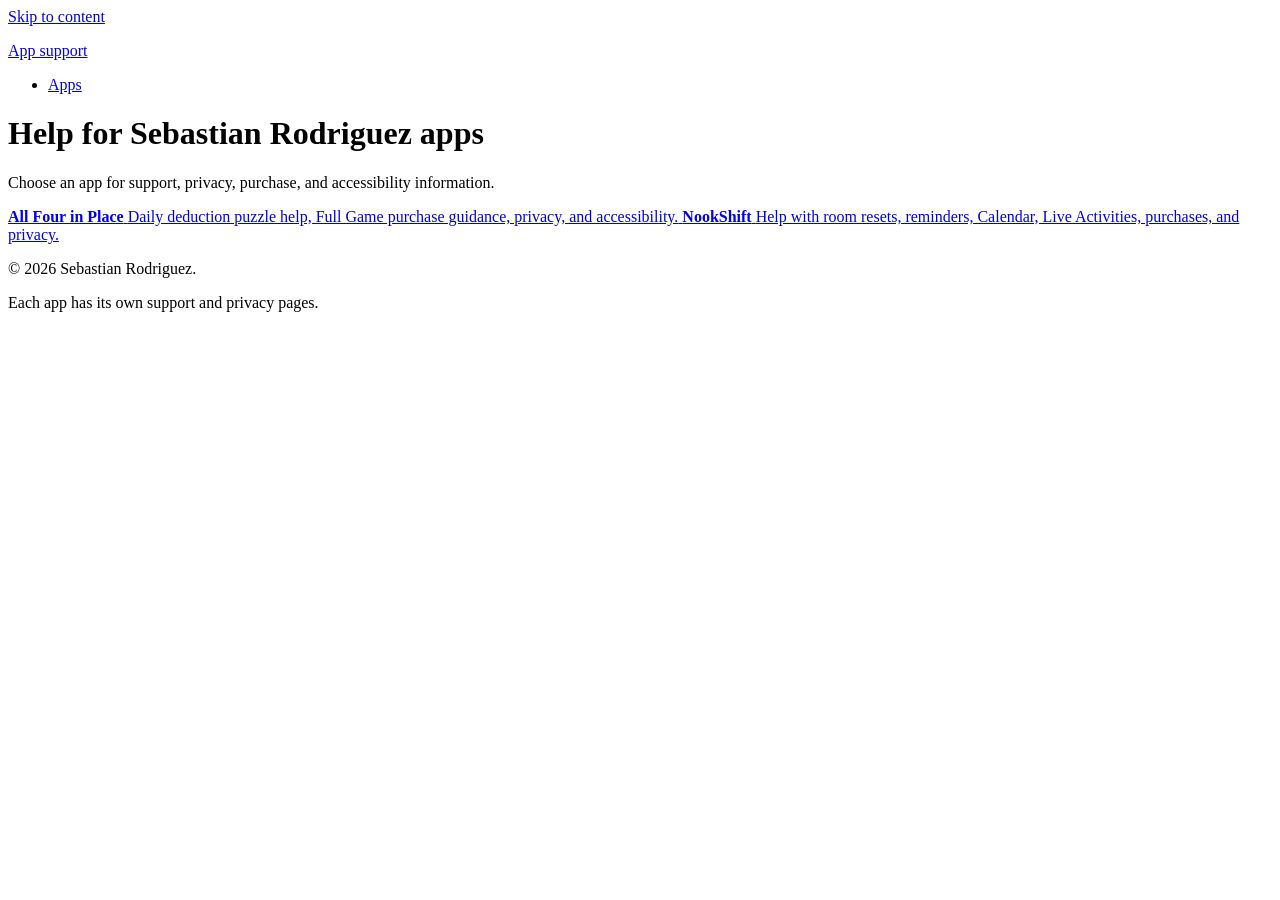
<file: index.html>
<!doctype html>
<html lang="en">
<head>
  <meta charset="utf-8">
  <meta name="viewport" content="width=device-width, initial-scale=1">
  <meta name="color-scheme" content="light dark">
  <meta name="description" content="Support, privacy, and accessibility information for apps by Sebastian Rodriguez.">
  <meta name="referrer" content="no-referrer">
  <meta http-equiv="Content-Security-Policy" content="default-src 'none'; style-src 'self'; img-src 'self' data:; font-src 'none'; script-src 'none'; connect-src 'none'; object-src 'none'; frame-src 'none'; media-src 'none'; worker-src 'none'; child-src 'none'; manifest-src 'none'; base-uri 'none'; form-action 'none'; upgrade-insecure-requests">
  <title>App support — Sebastian Rodriguez</title>
  <link rel="canonical" href="https://sebastianrodriguez-dev.github.io/">
  <link rel="stylesheet" href="https://sebastianrodriguez-dev.github.io/assets/site.css">
</head>
<body>
  <a class="skip-link" href="#main">Skip to content</a>
  <header class="site-header">
    <div class="header-inner">
      <p class="site-name"><a href="https://sebastianrodriguez-dev.github.io/">App support</a></p>
      <nav aria-label="Site navigation">
        <ul>
          <li><a href="https://sebastianrodriguez-dev.github.io/" aria-current="page">Apps</a></li>
        </ul>
      </nav>
    </div>
  </header>

  <main id="main" class="main-inner">
    <h1>Help for Sebastian Rodriguez apps</h1>
    <p class="lede">Choose an app for support, privacy, purchase, and accessibility information.</p>

    <div class="card-grid">
      <a class="card" href="https://sebastianrodriguez-dev.github.io/apps/all-four-in-place/">
        <strong>All Four in Place</strong>
        <span>Daily deduction puzzle help, Full Game purchase guidance, privacy, and accessibility.</span>
      </a>
      <a class="card" href="https://sebastianrodriguez-dev.github.io/apps/nookshift/">
        <strong>NookShift</strong>
        <span>Help with room resets, reminders, Calendar, Live Activities, purchases, and privacy.</span>
      </a>
    </div>
  </main>

  <footer class="site-footer">
    <div class="footer-inner">
      <p>© 2026 Sebastian Rodriguez.</p>
      <p>Each app has its own support and privacy pages.</p>
    </div>
  </footer>
</body>
</html>
</file>
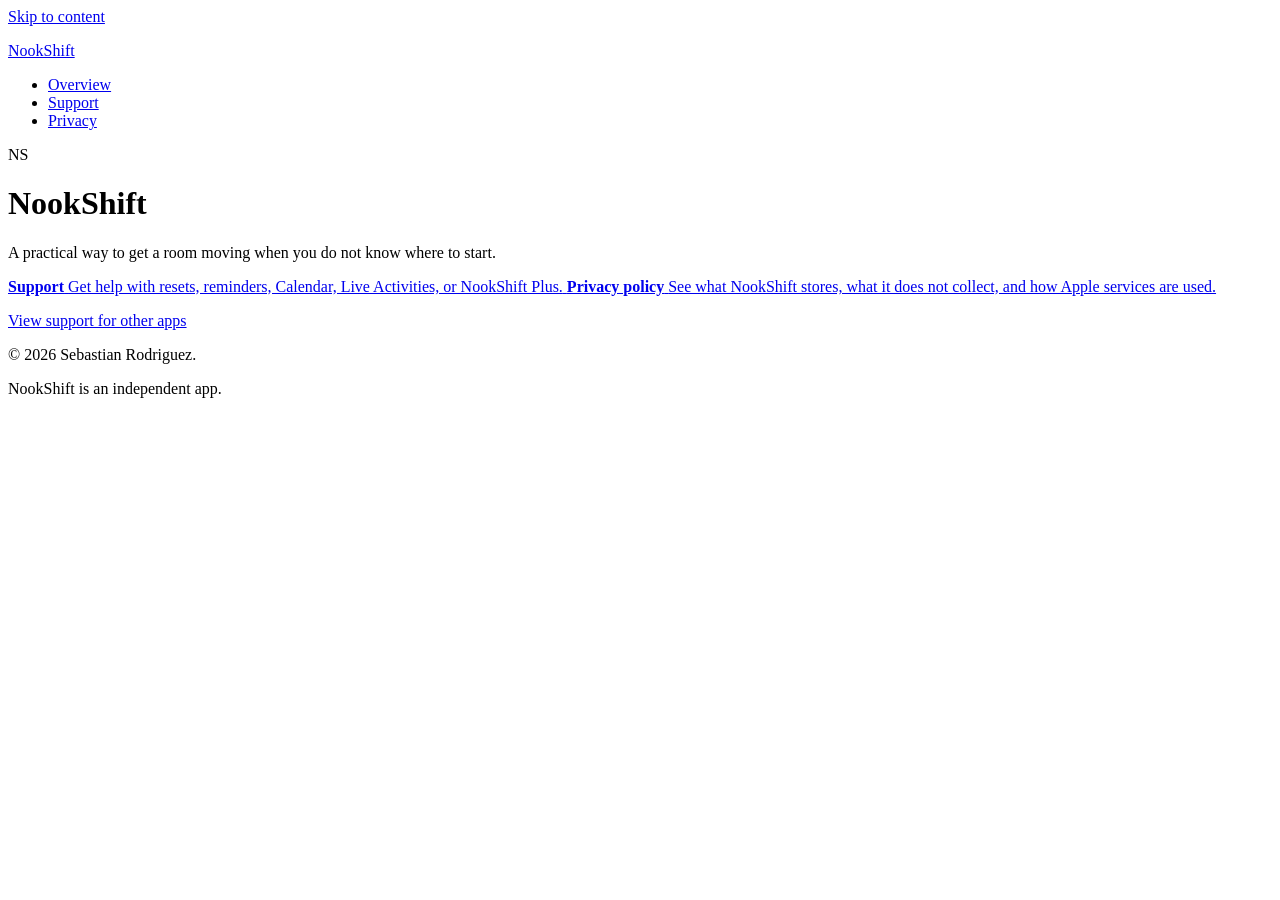
<file: apps/nookshift/index.html>
<!doctype html>
<html lang="en">
<head>
  <meta charset="utf-8">
  <meta name="viewport" content="width=device-width, initial-scale=1">
  <meta name="color-scheme" content="light dark">
  <meta name="description" content="Support and privacy information for NookShift.">
  <meta name="referrer" content="no-referrer">
  <meta http-equiv="Content-Security-Policy" content="default-src 'none'; style-src 'self'; img-src 'self' data:; font-src 'none'; script-src 'none'; connect-src 'none'; object-src 'none'; frame-src 'none'; media-src 'none'; worker-src 'none'; child-src 'none'; manifest-src 'none'; base-uri 'none'; form-action 'none'; upgrade-insecure-requests">
  <title>NookShift — Support</title>
  <link rel="canonical" href="https://sebastianrodriguez-dev.github.io/apps/nookshift/">
  <link rel="stylesheet" href="https://sebastianrodriguez-dev.github.io/assets/site.css">
</head>
<body class="nookshift">
  <a class="skip-link" href="#main">Skip to content</a>
  <header class="site-header">
    <div class="header-inner">
      <p class="site-name"><a href="https://sebastianrodriguez-dev.github.io/apps/nookshift/">NookShift</a></p>
      <nav aria-label="NookShift pages">
        <ul>
          <li><a href="https://sebastianrodriguez-dev.github.io/apps/nookshift/" aria-current="page">Overview</a></li>
          <li><a href="https://sebastianrodriguez-dev.github.io/apps/nookshift/support/">Support</a></li>
          <li><a href="https://sebastianrodriguez-dev.github.io/apps/nookshift/privacy/">Privacy</a></li>
        </ul>
      </nav>
    </div>
  </header>

  <main id="main" class="main-inner">
    <div class="app-mark" aria-hidden="true">NS</div>
    <h1>NookShift</h1>
    <p class="lede">A practical way to get a room moving when you do not know where to start.</p>

    <div class="card-grid">
      <a class="card" href="https://sebastianrodriguez-dev.github.io/apps/nookshift/support/">
        <strong>Support</strong>
        <span>Get help with resets, reminders, Calendar, Live Activities, or NookShift Plus.</span>
      </a>
      <a class="card" href="https://sebastianrodriguez-dev.github.io/apps/nookshift/privacy/">
        <strong>Privacy policy</strong>
        <span>See what NookShift stores, what it does not collect, and how Apple services are used.</span>
      </a>
    </div>

    <p class="meta"><a href="https://sebastianrodriguez-dev.github.io/">View support for other apps</a></p>
  </main>

  <footer class="site-footer">
    <div class="footer-inner">
      <p>© 2026 Sebastian Rodriguez.</p>
      <p>NookShift is an independent app.</p>
    </div>
  </footer>
</body>
</html>
</file>
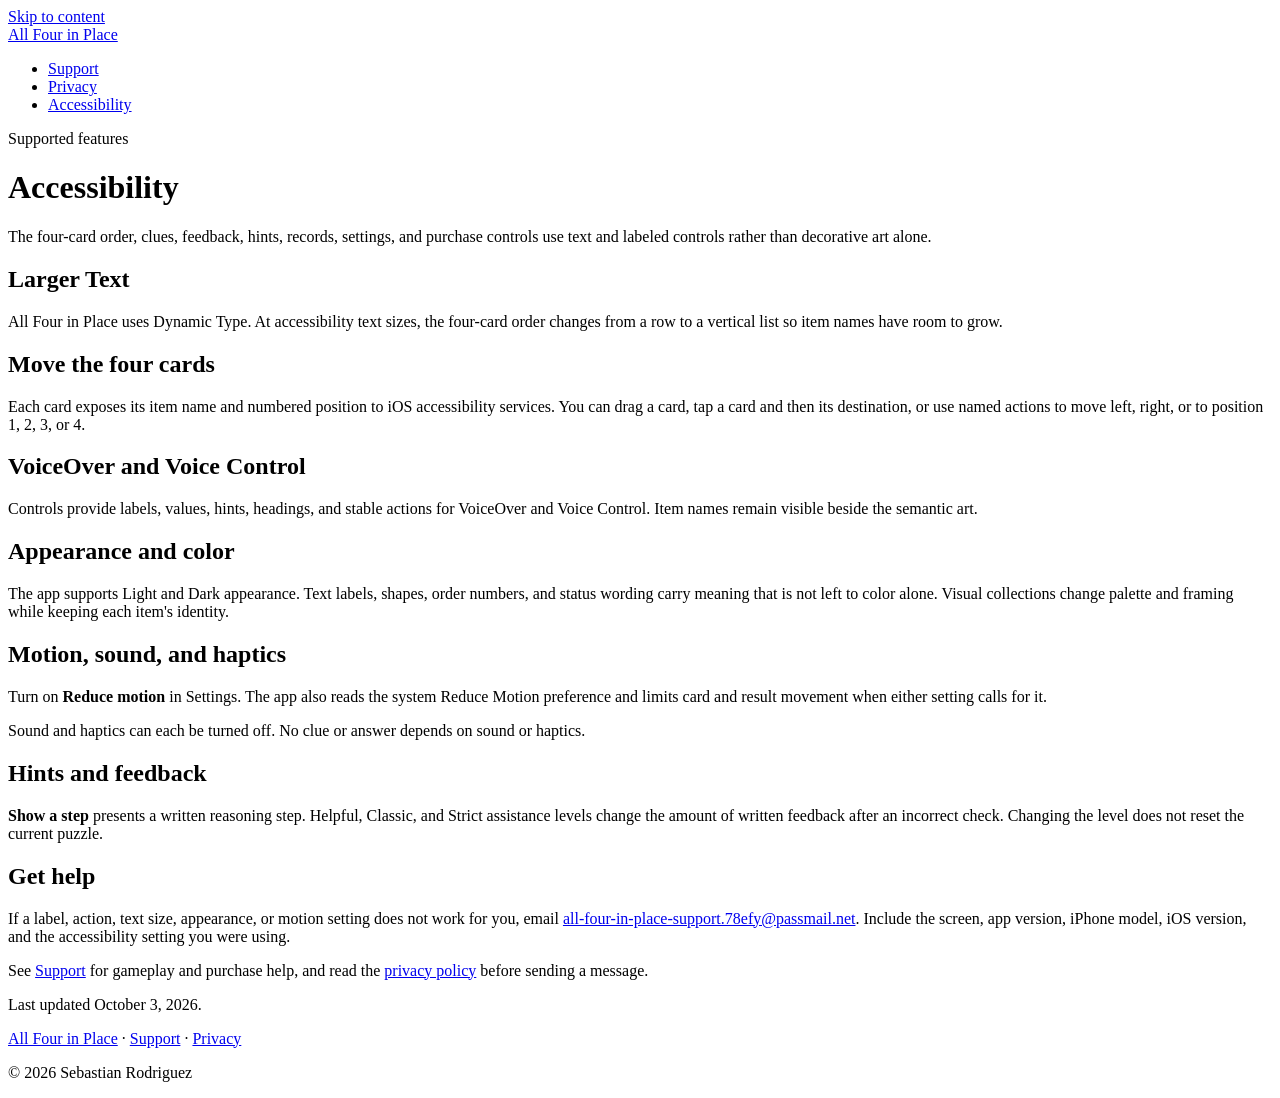
<file: apps/all-four-in-place/accessibility/index.html>
<!doctype html>
<html lang="en">
<head>
  <meta charset="utf-8">
  <meta name="referrer" content="no-referrer">
  <meta name="viewport" content="width=device-width, initial-scale=1">
  <meta name="description" content="Accessibility features and help for All Four in Place.">
  <meta http-equiv="Content-Security-Policy" content="default-src 'none'; style-src 'self'; img-src 'self' data:; font-src 'none'; script-src 'none'; connect-src 'none'; object-src 'none'; frame-src 'none'; media-src 'none'; worker-src 'none'; child-src 'none'; manifest-src 'none'; base-uri 'none'; form-action 'none'; upgrade-insecure-requests">
  <link rel="canonical" href="https://sebastianrodriguez-dev.github.io/apps/all-four-in-place/accessibility/">
  <link rel="stylesheet" href="https://sebastianrodriguez-dev.github.io/apps/all-four-in-place/assets/site.css">
  <title>Accessibility — All Four in Place</title>
</head>
<body>
  <a class="skip-link" href="#main">Skip to content</a>
  <header class="site-header">
    <div class="header-inner">
      <a class="brand" href="https://sebastianrodriguez-dev.github.io/apps/all-four-in-place/">All Four in Place</a>
      <nav aria-label="All Four in Place">
        <ul>
          <li><a href="https://sebastianrodriguez-dev.github.io/apps/all-four-in-place/support/">Support</a></li>
          <li><a href="https://sebastianrodriguez-dev.github.io/apps/all-four-in-place/privacy/">Privacy</a></li>
          <li><a href="https://sebastianrodriguez-dev.github.io/apps/all-four-in-place/accessibility/" aria-current="page">Accessibility</a></li>
        </ul>
      </nav>
    </div>
  </header>
  <main id="main">
    <p class="eyebrow">Supported features</p>
    <h1>Accessibility</h1>
    <p class="lede">The four-card order, clues, feedback, hints, records, settings, and purchase controls use text and labeled controls rather than decorative art alone.</p>

    <h2>Larger Text</h2>
    <p>All Four in Place uses Dynamic Type. At accessibility text sizes, the four-card order changes from a row to a vertical list so item names have room to grow.</p>

    <h2>Move the four cards</h2>
    <p>Each card exposes its item name and numbered position to iOS accessibility services. You can drag a card, tap a card and then its destination, or use named actions to move left, right, or to position 1, 2, 3, or 4.</p>

    <h2>VoiceOver and Voice Control</h2>
    <p>Controls provide labels, values, hints, headings, and stable actions for VoiceOver and Voice Control. Item names remain visible beside the semantic art.</p>

    <h2>Appearance and color</h2>
    <p>The app supports Light and Dark appearance. Text labels, shapes, order numbers, and status wording carry meaning that is not left to color alone. Visual collections change palette and framing while keeping each item's identity.</p>

    <h2>Motion, sound, and haptics</h2>
    <p>Turn on <strong>Reduce motion</strong> in Settings. The app also reads the system Reduce Motion preference and limits card and result movement when either setting calls for it.</p>
    <p>Sound and haptics can each be turned off. No clue or answer depends on sound or haptics.</p>

    <h2>Hints and feedback</h2>
    <p><strong>Show a step</strong> presents a written reasoning step. Helpful, Classic, and Strict assistance levels change the amount of written feedback after an incorrect check. Changing the level does not reset the current puzzle.</p>

    <h2>Get help</h2>
    <p>If a label, action, text size, appearance, or motion setting does not work for you, email <a href="mailto:all-four-in-place-support.78efy@passmail.net">all-four-in-place-support.78efy@passmail.net</a>. Include the screen, app version, iPhone model, iOS version, and the accessibility setting you were using.</p>
    <p>See <a href="https://sebastianrodriguez-dev.github.io/apps/all-four-in-place/support/">Support</a> for gameplay and purchase help, and read the <a href="https://sebastianrodriguez-dev.github.io/apps/all-four-in-place/privacy/">privacy policy</a> before sending a message.</p>

    <p class="meta">Last updated October 3, 2026.</p>
  </main>
  <footer class="site-footer">
    <div class="footer-inner">
      <p><a href="https://sebastianrodriguez-dev.github.io/apps/all-four-in-place/">All Four in Place</a> · <a href="https://sebastianrodriguez-dev.github.io/apps/all-four-in-place/support/">Support</a> · <a href="https://sebastianrodriguez-dev.github.io/apps/all-four-in-place/privacy/">Privacy</a></p>
      <p>© 2026 Sebastian Rodriguez</p>
    </div>
  </footer>
</body>
</html>
</file>
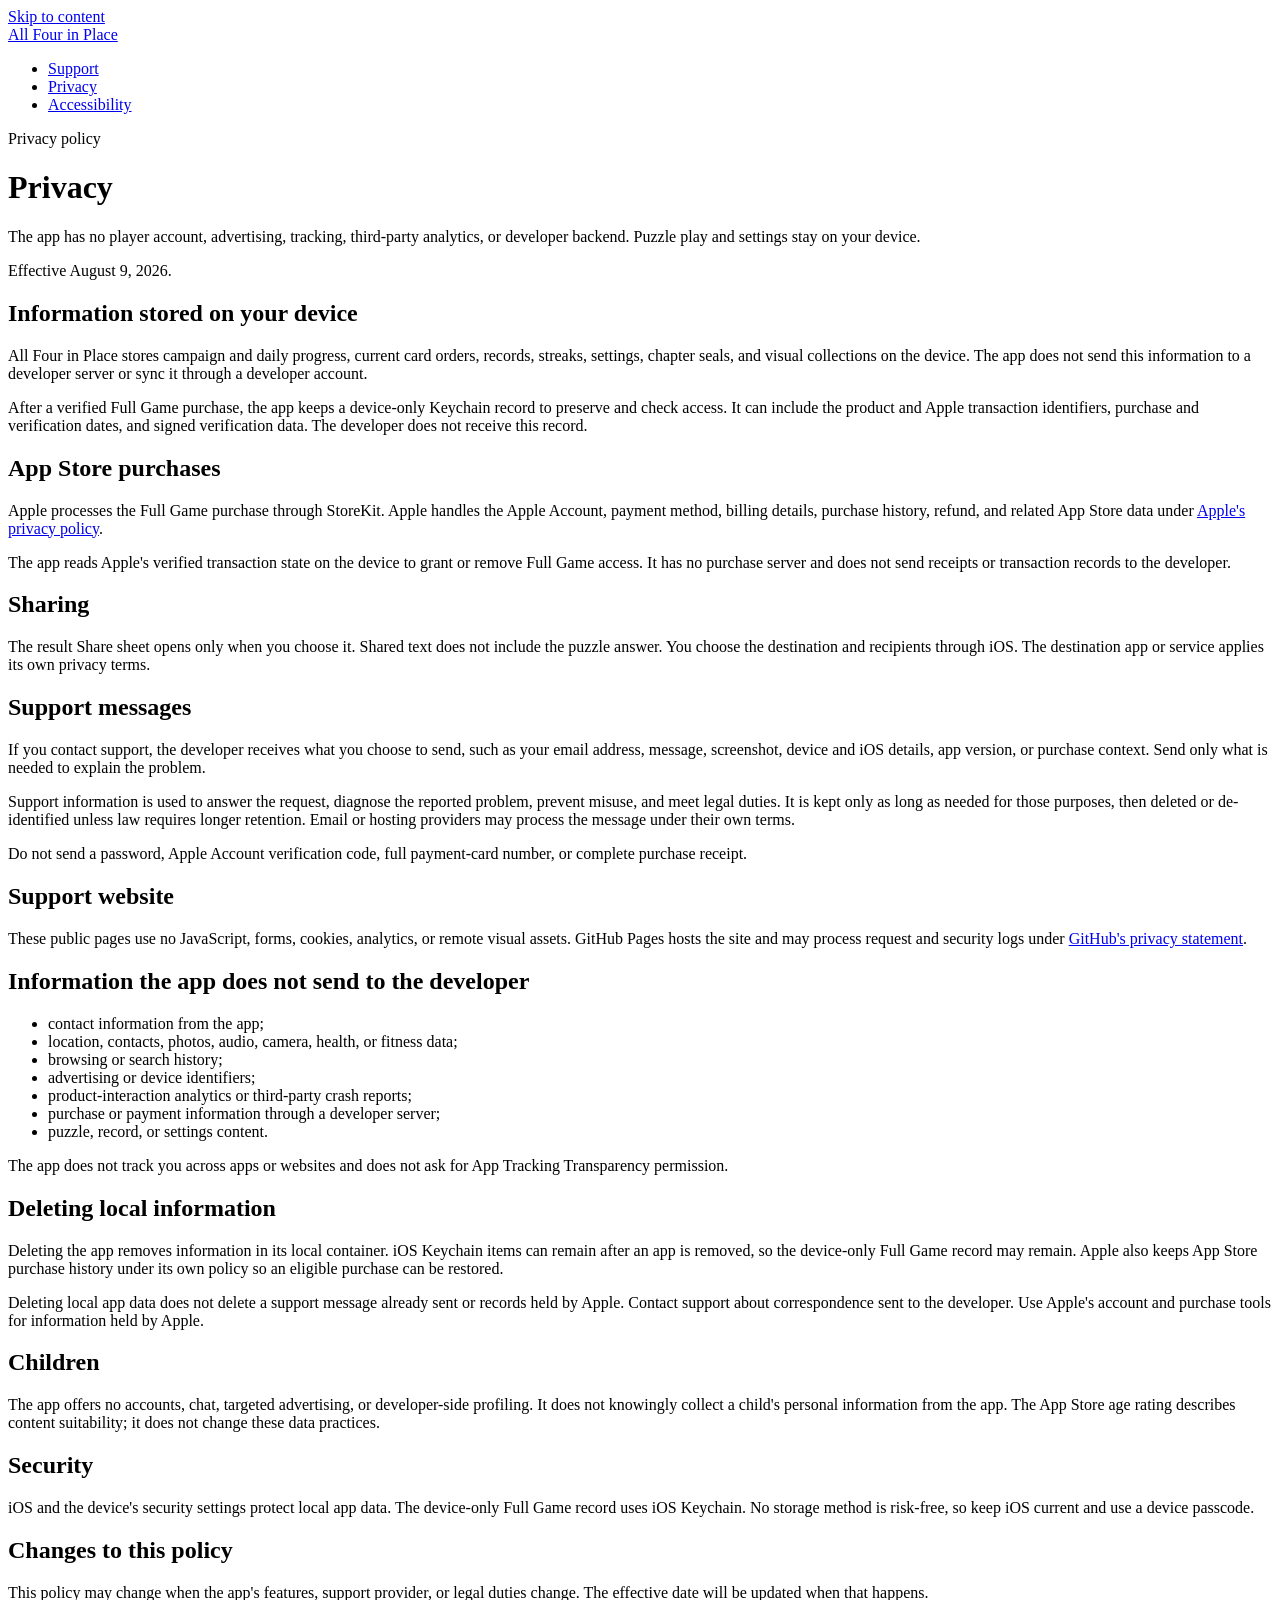
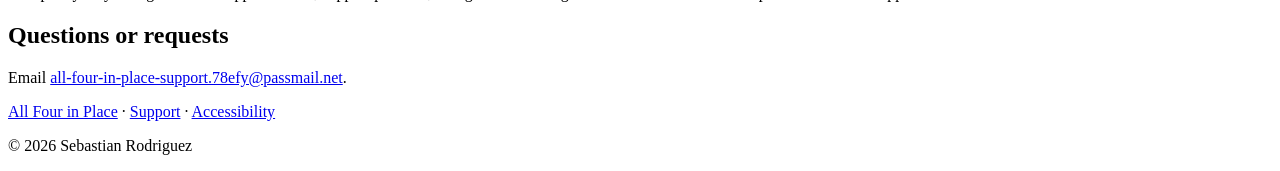
<file: apps/all-four-in-place/privacy/index.html>
<!doctype html>
<html lang="en">
<head>
  <meta charset="utf-8">
  <meta name="referrer" content="no-referrer">
  <meta name="viewport" content="width=device-width, initial-scale=1">
  <meta name="description" content="Privacy policy for All Four in Place.">
  <meta http-equiv="Content-Security-Policy" content="default-src 'none'; style-src 'self'; img-src 'self' data:; font-src 'none'; script-src 'none'; connect-src 'none'; object-src 'none'; frame-src 'none'; media-src 'none'; worker-src 'none'; child-src 'none'; manifest-src 'none'; base-uri 'none'; form-action 'none'; upgrade-insecure-requests">
  <link rel="canonical" href="https://sebastianrodriguez-dev.github.io/apps/all-four-in-place/privacy/">
  <link rel="stylesheet" href="https://sebastianrodriguez-dev.github.io/apps/all-four-in-place/assets/site.css">
  <title>Privacy — All Four in Place</title>
</head>
<body>
  <a class="skip-link" href="#main">Skip to content</a>
  <header class="site-header">
    <div class="header-inner">
      <a class="brand" href="https://sebastianrodriguez-dev.github.io/apps/all-four-in-place/">All Four in Place</a>
      <nav aria-label="All Four in Place">
        <ul>
          <li><a href="https://sebastianrodriguez-dev.github.io/apps/all-four-in-place/support/">Support</a></li>
          <li><a href="https://sebastianrodriguez-dev.github.io/apps/all-four-in-place/privacy/" aria-current="page">Privacy</a></li>
          <li><a href="https://sebastianrodriguez-dev.github.io/apps/all-four-in-place/accessibility/">Accessibility</a></li>
        </ul>
      </nav>
    </div>
  </header>
  <main id="main">
    <p class="eyebrow">Privacy policy</p>
    <h1>Privacy</h1>
    <p class="lede">The app has no player account, advertising, tracking, third-party analytics, or developer backend. Puzzle play and settings stay on your device.</p>
    <p class="meta">Effective August 9, 2026.</p>

    <h2>Information stored on your device</h2>
    <p>All Four in Place stores campaign and daily progress, current card orders, records, streaks, settings, chapter seals, and visual collections on the device. The app does not send this information to a developer server or sync it through a developer account.</p>
    <p>After a verified Full Game purchase, the app keeps a device-only Keychain record to preserve and check access. It can include the product and Apple transaction identifiers, purchase and verification dates, and signed verification data. The developer does not receive this record.</p>

    <h2>App Store purchases</h2>
    <p>Apple processes the Full Game purchase through StoreKit. Apple handles the Apple Account, payment method, billing details, purchase history, refund, and related App Store data under <a href="https://www.apple.com/legal/privacy/">Apple's privacy policy</a>.</p>
    <p>The app reads Apple's verified transaction state on the device to grant or remove Full Game access. It has no purchase server and does not send receipts or transaction records to the developer.</p>

    <h2>Sharing</h2>
    <p>The result Share sheet opens only when you choose it. Shared text does not include the puzzle answer. You choose the destination and recipients through iOS. The destination app or service applies its own privacy terms.</p>

    <h2>Support messages</h2>
    <p>If you contact support, the developer receives what you choose to send, such as your email address, message, screenshot, device and iOS details, app version, or purchase context. Send only what is needed to explain the problem.</p>
    <p>Support information is used to answer the request, diagnose the reported problem, prevent misuse, and meet legal duties. It is kept only as long as needed for those purposes, then deleted or de-identified unless law requires longer retention. Email or hosting providers may process the message under their own terms.</p>
    <div class="callout">
      <p>Do not send a password, Apple Account verification code, full payment-card number, or complete purchase receipt.</p>
    </div>

    <h2>Support website</h2>
    <p>These public pages use no JavaScript, forms, cookies, analytics, or remote visual assets. GitHub Pages hosts the site and may process request and security logs under <a href="https://docs.github.com/en/site-policy/privacy-policies/github-general-privacy-statement">GitHub's privacy statement</a>.</p>

    <h2>Information the app does not send to the developer</h2>
    <ul>
      <li>contact information from the app;</li>
      <li>location, contacts, photos, audio, camera, health, or fitness data;</li>
      <li>browsing or search history;</li>
      <li>advertising or device identifiers;</li>
      <li>product-interaction analytics or third-party crash reports;</li>
      <li>purchase or payment information through a developer server;</li>
      <li>puzzle, record, or settings content.</li>
    </ul>
    <p>The app does not track you across apps or websites and does not ask for App Tracking Transparency permission.</p>

    <h2>Deleting local information</h2>
    <p>Deleting the app removes information in its local container. iOS Keychain items can remain after an app is removed, so the device-only Full Game record may remain. Apple also keeps App Store purchase history under its own policy so an eligible purchase can be restored.</p>
    <p>Deleting local app data does not delete a support message already sent or records held by Apple. Contact support about correspondence sent to the developer. Use Apple's account and purchase tools for information held by Apple.</p>

    <h2>Children</h2>
    <p>The app offers no accounts, chat, targeted advertising, or developer-side profiling. It does not knowingly collect a child's personal information from the app. The App Store age rating describes content suitability; it does not change these data practices.</p>

    <h2>Security</h2>
    <p>iOS and the device's security settings protect local app data. The device-only Full Game record uses iOS Keychain. No storage method is risk-free, so keep iOS current and use a device passcode.</p>

    <h2>Changes to this policy</h2>
    <p>This policy may change when the app's features, support provider, or legal duties change. The effective date will be updated when that happens.</p>

    <h2>Questions or requests</h2>
    <p>Email <a href="mailto:all-four-in-place-support.78efy@passmail.net">all-four-in-place-support.78efy@passmail.net</a>.</p>
  </main>
  <footer class="site-footer">
    <div class="footer-inner">
      <p><a href="https://sebastianrodriguez-dev.github.io/apps/all-four-in-place/">All Four in Place</a> · <a href="https://sebastianrodriguez-dev.github.io/apps/all-four-in-place/support/">Support</a> · <a href="https://sebastianrodriguez-dev.github.io/apps/all-four-in-place/accessibility/">Accessibility</a></p>
      <p>© 2026 Sebastian Rodriguez</p>
    </div>
  </footer>
</body>
</html>
</file>
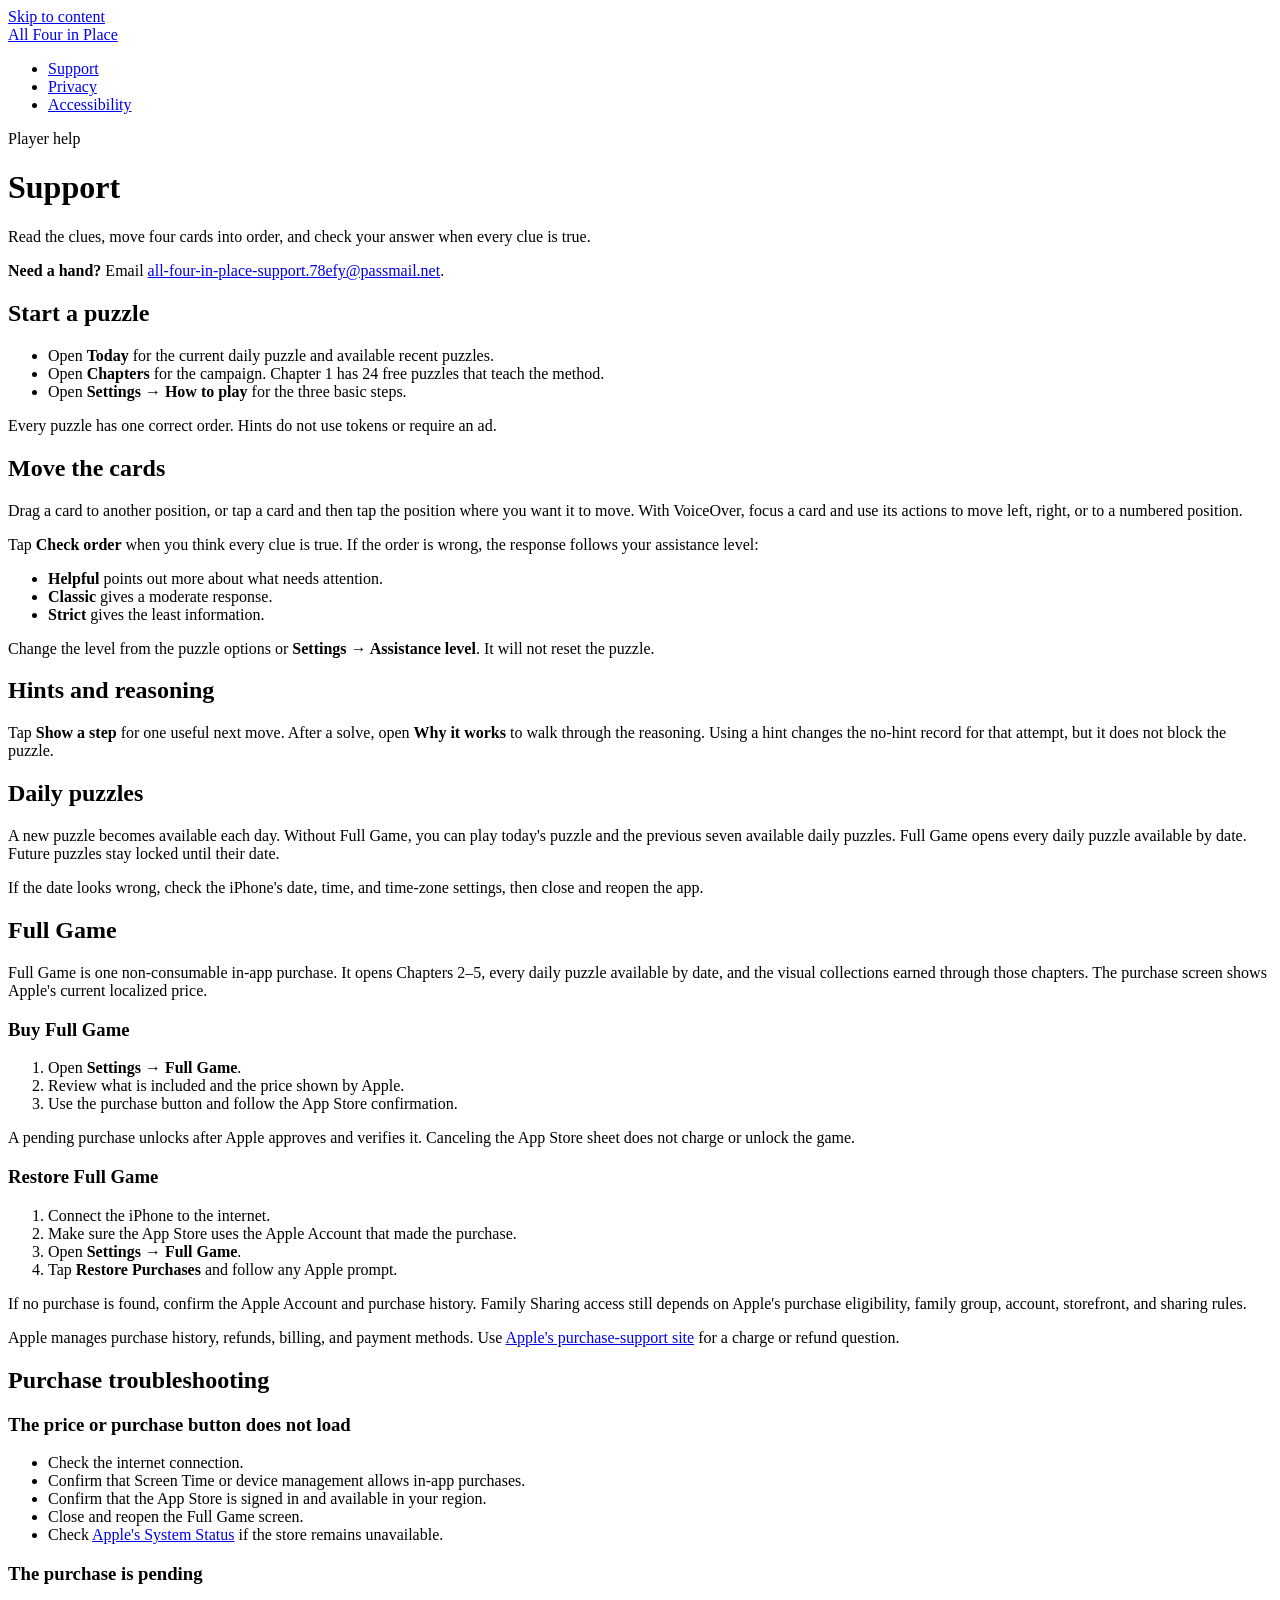
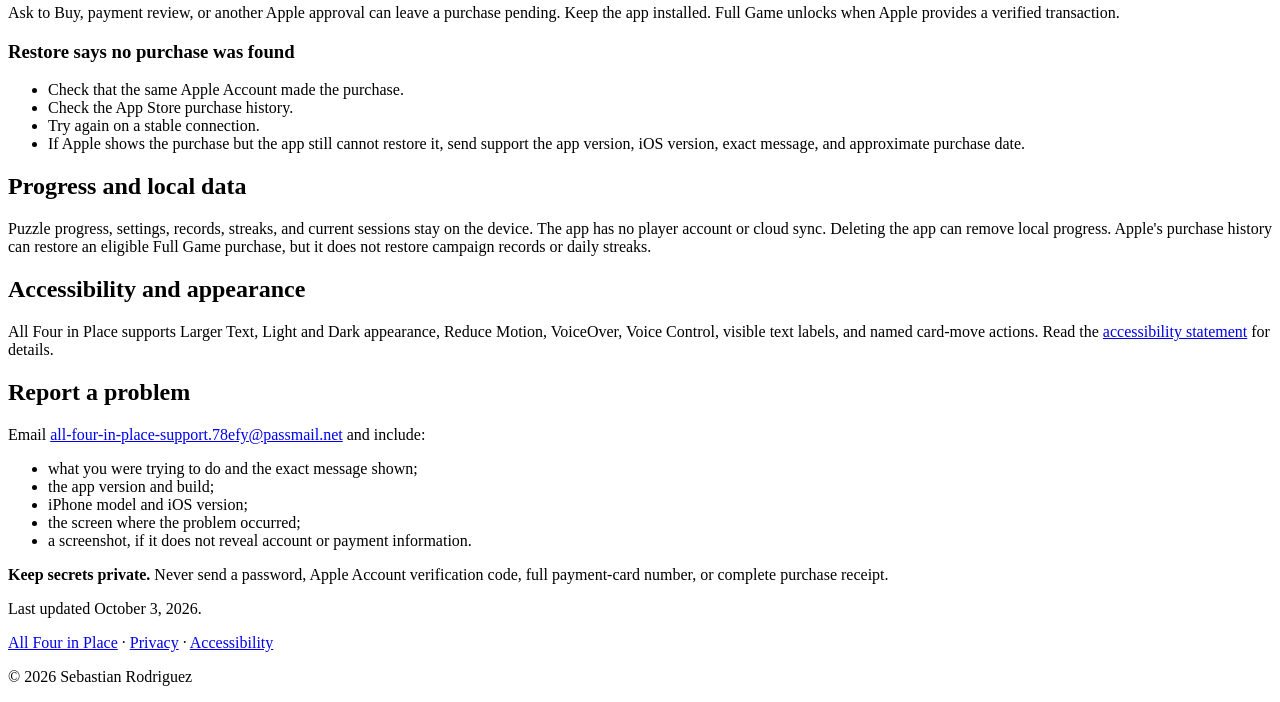
<file: apps/all-four-in-place/support/index.html>
<!doctype html>
<html lang="en">
<head>
  <meta charset="utf-8">
  <meta name="referrer" content="no-referrer">
  <meta name="viewport" content="width=device-width, initial-scale=1">
  <meta name="description" content="Gameplay, purchase, restore, and troubleshooting help for All Four in Place.">
  <meta http-equiv="Content-Security-Policy" content="default-src 'none'; style-src 'self'; img-src 'self' data:; font-src 'none'; script-src 'none'; connect-src 'none'; object-src 'none'; frame-src 'none'; media-src 'none'; worker-src 'none'; child-src 'none'; manifest-src 'none'; base-uri 'none'; form-action 'none'; upgrade-insecure-requests">
  <link rel="canonical" href="https://sebastianrodriguez-dev.github.io/apps/all-four-in-place/support/">
  <link rel="stylesheet" href="https://sebastianrodriguez-dev.github.io/apps/all-four-in-place/assets/site.css">
  <title>Support — All Four in Place</title>
</head>
<body>
  <a class="skip-link" href="#main">Skip to content</a>
  <header class="site-header">
    <div class="header-inner">
      <a class="brand" href="https://sebastianrodriguez-dev.github.io/apps/all-four-in-place/">All Four in Place</a>
      <nav aria-label="All Four in Place">
        <ul>
          <li><a href="https://sebastianrodriguez-dev.github.io/apps/all-four-in-place/support/" aria-current="page">Support</a></li>
          <li><a href="https://sebastianrodriguez-dev.github.io/apps/all-four-in-place/privacy/">Privacy</a></li>
          <li><a href="https://sebastianrodriguez-dev.github.io/apps/all-four-in-place/accessibility/">Accessibility</a></li>
        </ul>
      </nav>
    </div>
  </header>
  <main id="main">
    <p class="eyebrow">Player help</p>
    <h1>Support</h1>
    <p class="lede">Read the clues, move four cards into order, and check your answer when every clue is true.</p>

    <div class="callout">
      <p><strong>Need a hand?</strong> Email <a href="mailto:all-four-in-place-support.78efy@passmail.net">all-four-in-place-support.78efy@passmail.net</a>.</p>
    </div>

    <h2>Start a puzzle</h2>
    <ul>
      <li>Open <strong>Today</strong> for the current daily puzzle and available recent puzzles.</li>
      <li>Open <strong>Chapters</strong> for the campaign. Chapter 1 has 24 free puzzles that teach the method.</li>
      <li>Open <strong>Settings → How to play</strong> for the three basic steps.</li>
    </ul>
    <p>Every puzzle has one correct order. Hints do not use tokens or require an ad.</p>

    <h2>Move the cards</h2>
    <p>Drag a card to another position, or tap a card and then tap the position where you want it to move. With VoiceOver, focus a card and use its actions to move left, right, or to a numbered position.</p>
    <p>Tap <strong>Check order</strong> when you think every clue is true. If the order is wrong, the response follows your assistance level:</p>
    <ul>
      <li><strong>Helpful</strong> points out more about what needs attention.</li>
      <li><strong>Classic</strong> gives a moderate response.</li>
      <li><strong>Strict</strong> gives the least information.</li>
    </ul>
    <p>Change the level from the puzzle options or <strong>Settings → Assistance level</strong>. It will not reset the puzzle.</p>

    <h2>Hints and reasoning</h2>
    <p>Tap <strong>Show a step</strong> for one useful next move. After a solve, open <strong>Why it works</strong> to walk through the reasoning. Using a hint changes the no-hint record for that attempt, but it does not block the puzzle.</p>

    <h2>Daily puzzles</h2>
    <p>A new puzzle becomes available each day. Without Full Game, you can play today's puzzle and the previous seven available daily puzzles. Full Game opens every daily puzzle available by date. Future puzzles stay locked until their date.</p>
    <p>If the date looks wrong, check the iPhone's date, time, and time-zone settings, then close and reopen the app.</p>

    <h2>Full Game</h2>
    <p>Full Game is one non-consumable in-app purchase. It opens Chapters 2–5, every daily puzzle available by date, and the visual collections earned through those chapters. The purchase screen shows Apple's current localized price.</p>

    <h3>Buy Full Game</h3>
    <ol>
      <li>Open <strong>Settings → Full Game</strong>.</li>
      <li>Review what is included and the price shown by Apple.</li>
      <li>Use the purchase button and follow the App Store confirmation.</li>
    </ol>
    <p>A pending purchase unlocks after Apple approves and verifies it. Canceling the App Store sheet does not charge or unlock the game.</p>

    <h3>Restore Full Game</h3>
    <ol>
      <li>Connect the iPhone to the internet.</li>
      <li>Make sure the App Store uses the Apple Account that made the purchase.</li>
      <li>Open <strong>Settings → Full Game</strong>.</li>
      <li>Tap <strong>Restore Purchases</strong> and follow any Apple prompt.</li>
    </ol>
    <p>If no purchase is found, confirm the Apple Account and purchase history. Family Sharing access still depends on Apple's purchase eligibility, family group, account, storefront, and sharing rules.</p>
    <p>Apple manages purchase history, refunds, billing, and payment methods. Use <a href="https://reportaproblem.apple.com/">Apple's purchase-support site</a> for a charge or refund question.</p>

    <h2>Purchase troubleshooting</h2>
    <h3>The price or purchase button does not load</h3>
    <ul>
      <li>Check the internet connection.</li>
      <li>Confirm that Screen Time or device management allows in-app purchases.</li>
      <li>Confirm that the App Store is signed in and available in your region.</li>
      <li>Close and reopen the Full Game screen.</li>
      <li>Check <a href="https://www.apple.com/support/systemstatus/">Apple's System Status</a> if the store remains unavailable.</li>
    </ul>

    <h3>The purchase is pending</h3>
    <p>Ask to Buy, payment review, or another Apple approval can leave a purchase pending. Keep the app installed. Full Game unlocks when Apple provides a verified transaction.</p>

    <h3>Restore says no purchase was found</h3>
    <ul>
      <li>Check that the same Apple Account made the purchase.</li>
      <li>Check the App Store purchase history.</li>
      <li>Try again on a stable connection.</li>
      <li>If Apple shows the purchase but the app still cannot restore it, send support the app version, iOS version, exact message, and approximate purchase date.</li>
    </ul>

    <h2>Progress and local data</h2>
    <p>Puzzle progress, settings, records, streaks, and current sessions stay on the device. The app has no player account or cloud sync. Deleting the app can remove local progress. Apple's purchase history can restore an eligible Full Game purchase, but it does not restore campaign records or daily streaks.</p>

    <h2>Accessibility and appearance</h2>
    <p>All Four in Place supports Larger Text, Light and Dark appearance, Reduce Motion, VoiceOver, Voice Control, visible text labels, and named card-move actions. Read the <a href="https://sebastianrodriguez-dev.github.io/apps/all-four-in-place/accessibility/">accessibility statement</a> for details.</p>

    <h2>Report a problem</h2>
    <p>Email <a href="mailto:all-four-in-place-support.78efy@passmail.net">all-four-in-place-support.78efy@passmail.net</a> and include:</p>
    <ul>
      <li>what you were trying to do and the exact message shown;</li>
      <li>the app version and build;</li>
      <li>iPhone model and iOS version;</li>
      <li>the screen where the problem occurred;</li>
      <li>a screenshot, if it does not reveal account or payment information.</li>
    </ul>
    <div class="callout">
      <p><strong>Keep secrets private.</strong> Never send a password, Apple Account verification code, full payment-card number, or complete purchase receipt.</p>
    </div>
    <p class="meta">Last updated October 3, 2026.</p>
  </main>
  <footer class="site-footer">
    <div class="footer-inner">
      <p><a href="https://sebastianrodriguez-dev.github.io/apps/all-four-in-place/">All Four in Place</a> · <a href="https://sebastianrodriguez-dev.github.io/apps/all-four-in-place/privacy/">Privacy</a> · <a href="https://sebastianrodriguez-dev.github.io/apps/all-four-in-place/accessibility/">Accessibility</a></p>
      <p>© 2026 Sebastian Rodriguez</p>
    </div>
  </footer>
</body>
</html>
</file>
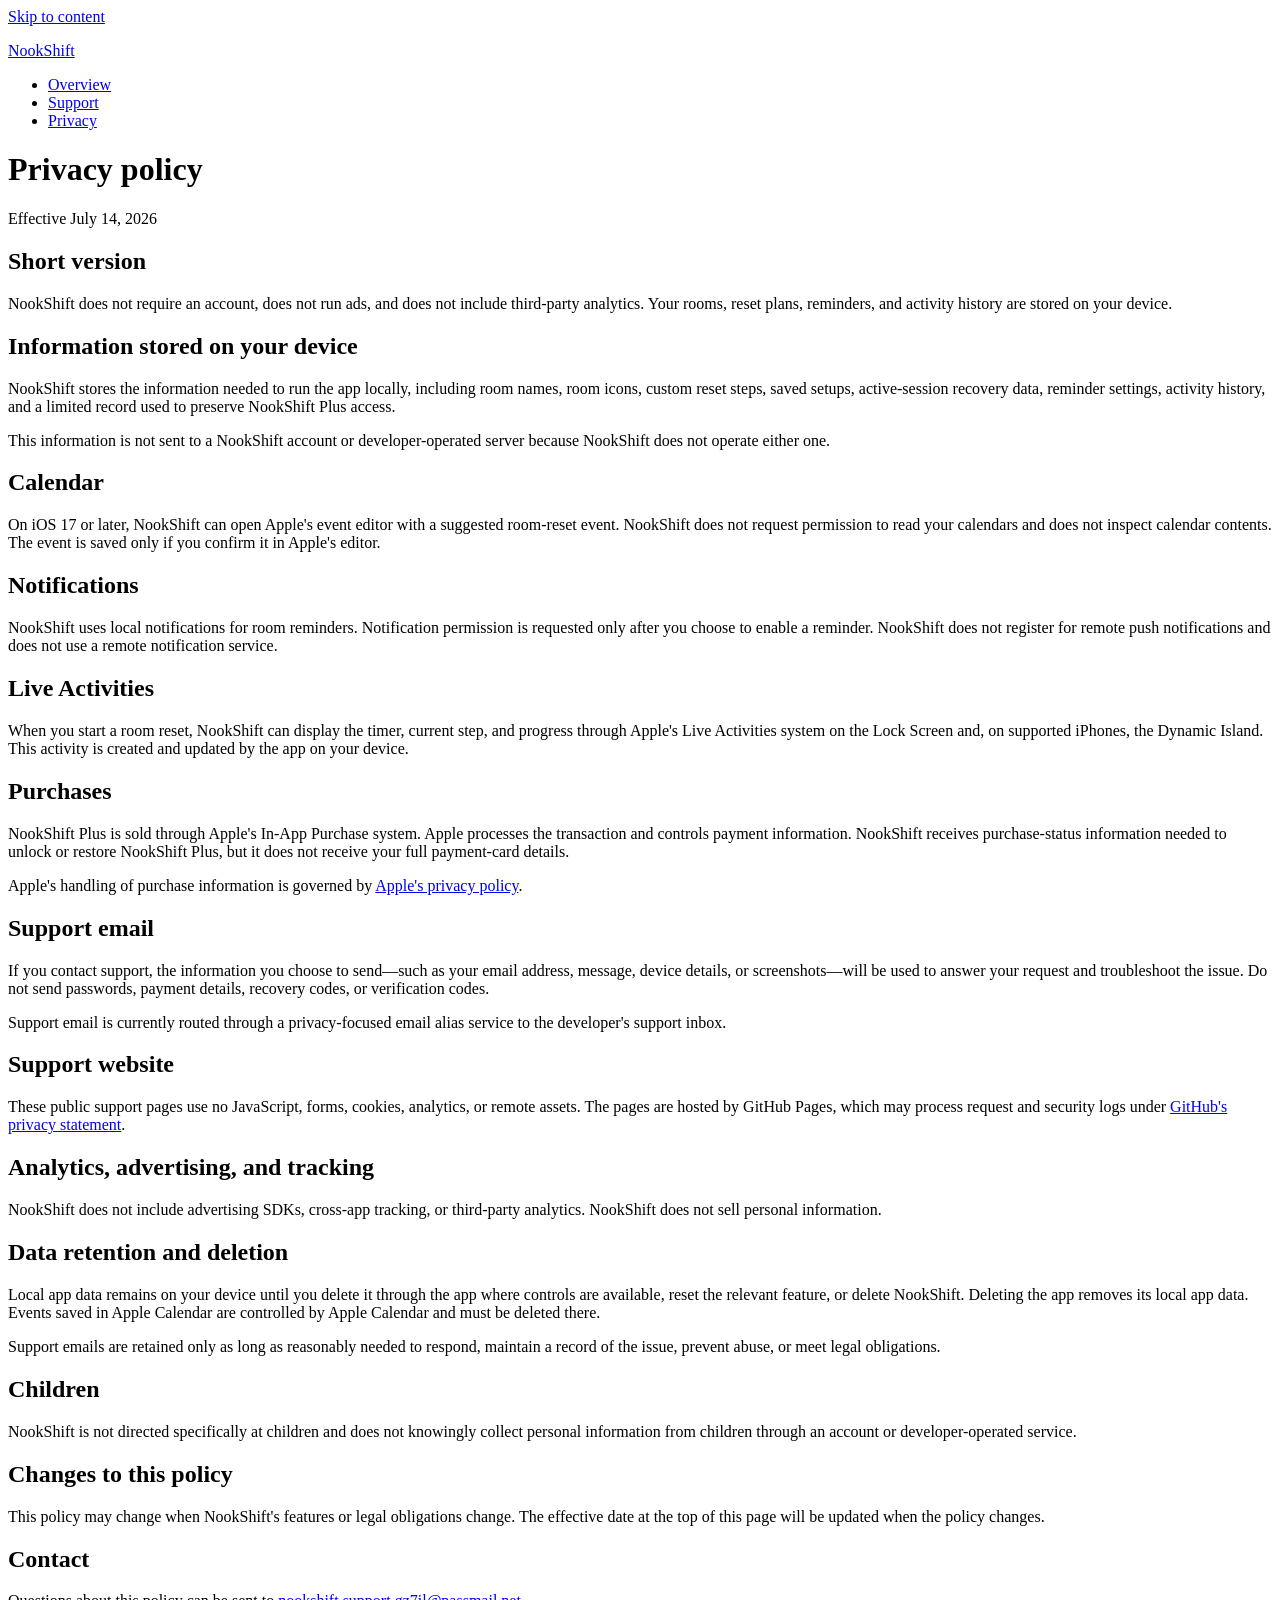
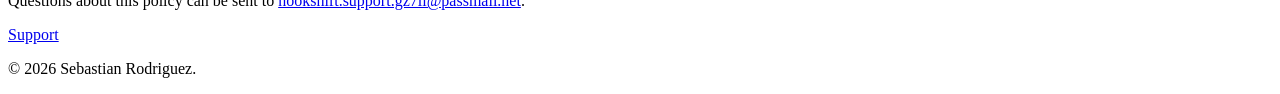
<file: apps/nookshift/privacy/index.html>
<!doctype html>
<html lang="en">
<head>
  <meta charset="utf-8">
  <meta name="viewport" content="width=device-width, initial-scale=1">
  <meta name="color-scheme" content="light dark">
  <meta name="description" content="Privacy policy for NookShift.">
  <meta name="referrer" content="no-referrer">
  <meta http-equiv="Content-Security-Policy" content="default-src 'none'; style-src 'self'; img-src 'self' data:; font-src 'none'; script-src 'none'; connect-src 'none'; object-src 'none'; frame-src 'none'; media-src 'none'; worker-src 'none'; child-src 'none'; manifest-src 'none'; base-uri 'none'; form-action 'none'; upgrade-insecure-requests">
  <title>NookShift Privacy Policy</title>
  <link rel="canonical" href="https://sebastianrodriguez-dev.github.io/apps/nookshift/privacy/">
  <link rel="stylesheet" href="https://sebastianrodriguez-dev.github.io/assets/site.css">
</head>
<body class="nookshift">
  <a class="skip-link" href="#main">Skip to content</a>
  <header class="site-header">
    <div class="header-inner">
      <p class="site-name"><a href="https://sebastianrodriguez-dev.github.io/apps/nookshift/">NookShift</a></p>
      <nav aria-label="NookShift pages">
        <ul>
          <li><a href="https://sebastianrodriguez-dev.github.io/apps/nookshift/">Overview</a></li>
          <li><a href="https://sebastianrodriguez-dev.github.io/apps/nookshift/support/">Support</a></li>
          <li><a href="https://sebastianrodriguez-dev.github.io/apps/nookshift/privacy/" aria-current="page">Privacy</a></li>
        </ul>
      </nav>
    </div>
  </header>

  <main id="main" class="main-inner">
    <h1>Privacy policy</h1>
    <p class="meta">Effective July 14, 2026</p>

    <div class="callout">
      <h2>Short version</h2>
      <p>NookShift does not require an account, does not run ads, and does not include third-party analytics. Your rooms, reset plans, reminders, and activity history are stored on your device.</p>
    </div>

    <h2>Information stored on your device</h2>
    <p>NookShift stores the information needed to run the app locally, including room names, room icons, custom reset steps, saved setups, active-session recovery data, reminder settings, activity history, and a limited record used to preserve NookShift Plus access.</p>
    <p>This information is not sent to a NookShift account or developer-operated server because NookShift does not operate either one.</p>

    <h2>Calendar</h2>
    <p>On iOS 17 or later, NookShift can open Apple's event editor with a suggested room-reset event. NookShift does not request permission to read your calendars and does not inspect calendar contents. The event is saved only if you confirm it in Apple's editor.</p>

    <h2>Notifications</h2>
    <p>NookShift uses local notifications for room reminders. Notification permission is requested only after you choose to enable a reminder. NookShift does not register for remote push notifications and does not use a remote notification service.</p>

    <h2>Live Activities</h2>
    <p>When you start a room reset, NookShift can display the timer, current step, and progress through Apple's Live Activities system on the Lock Screen and, on supported iPhones, the Dynamic Island. This activity is created and updated by the app on your device.</p>

    <h2>Purchases</h2>
    <p>NookShift Plus is sold through Apple's In-App Purchase system. Apple processes the transaction and controls payment information. NookShift receives purchase-status information needed to unlock or restore NookShift Plus, but it does not receive your full payment-card details.</p>
    <p>Apple's handling of purchase information is governed by <a href="https://www.apple.com/legal/privacy/">Apple's privacy policy</a>.</p>

    <h2>Support email</h2>
    <p>If you contact support, the information you choose to send—such as your email address, message, device details, or screenshots—will be used to answer your request and troubleshoot the issue. Do not send passwords, payment details, recovery codes, or verification codes.</p>
    <p>Support email is currently routed through a privacy-focused email alias service to the developer's support inbox.</p>

    <h2>Support website</h2>
    <p>These public support pages use no JavaScript, forms, cookies, analytics, or remote assets. The pages are hosted by GitHub Pages, which may process request and security logs under <a href="https://docs.github.com/en/site-policy/privacy-policies/github-general-privacy-statement">GitHub's privacy statement</a>.</p>

    <h2>Analytics, advertising, and tracking</h2>
    <p>NookShift does not include advertising SDKs, cross-app tracking, or third-party analytics. NookShift does not sell personal information.</p>

    <h2>Data retention and deletion</h2>
    <p>Local app data remains on your device until you delete it through the app where controls are available, reset the relevant feature, or delete NookShift. Deleting the app removes its local app data. Events saved in Apple Calendar are controlled by Apple Calendar and must be deleted there.</p>
    <p>Support emails are retained only as long as reasonably needed to respond, maintain a record of the issue, prevent abuse, or meet legal obligations.</p>

    <h2>Children</h2>
    <p>NookShift is not directed specifically at children and does not knowingly collect personal information from children through an account or developer-operated service.</p>

    <h2>Changes to this policy</h2>
    <p>This policy may change when NookShift's features or legal obligations change. The effective date at the top of this page will be updated when the policy changes.</p>

    <h2>Contact</h2>
    <p>Questions about this policy can be sent to <a href="mailto:nookshift.support.gz7il@passmail.net">nookshift.support.gz7il@passmail.net</a>.</p>
  </main>

  <footer class="site-footer">
    <div class="footer-inner">
      <p><a href="https://sebastianrodriguez-dev.github.io/apps/nookshift/support/">Support</a></p>
      <p>© 2026 Sebastian Rodriguez.</p>
    </div>
  </footer>
</body>
</html>
</file>
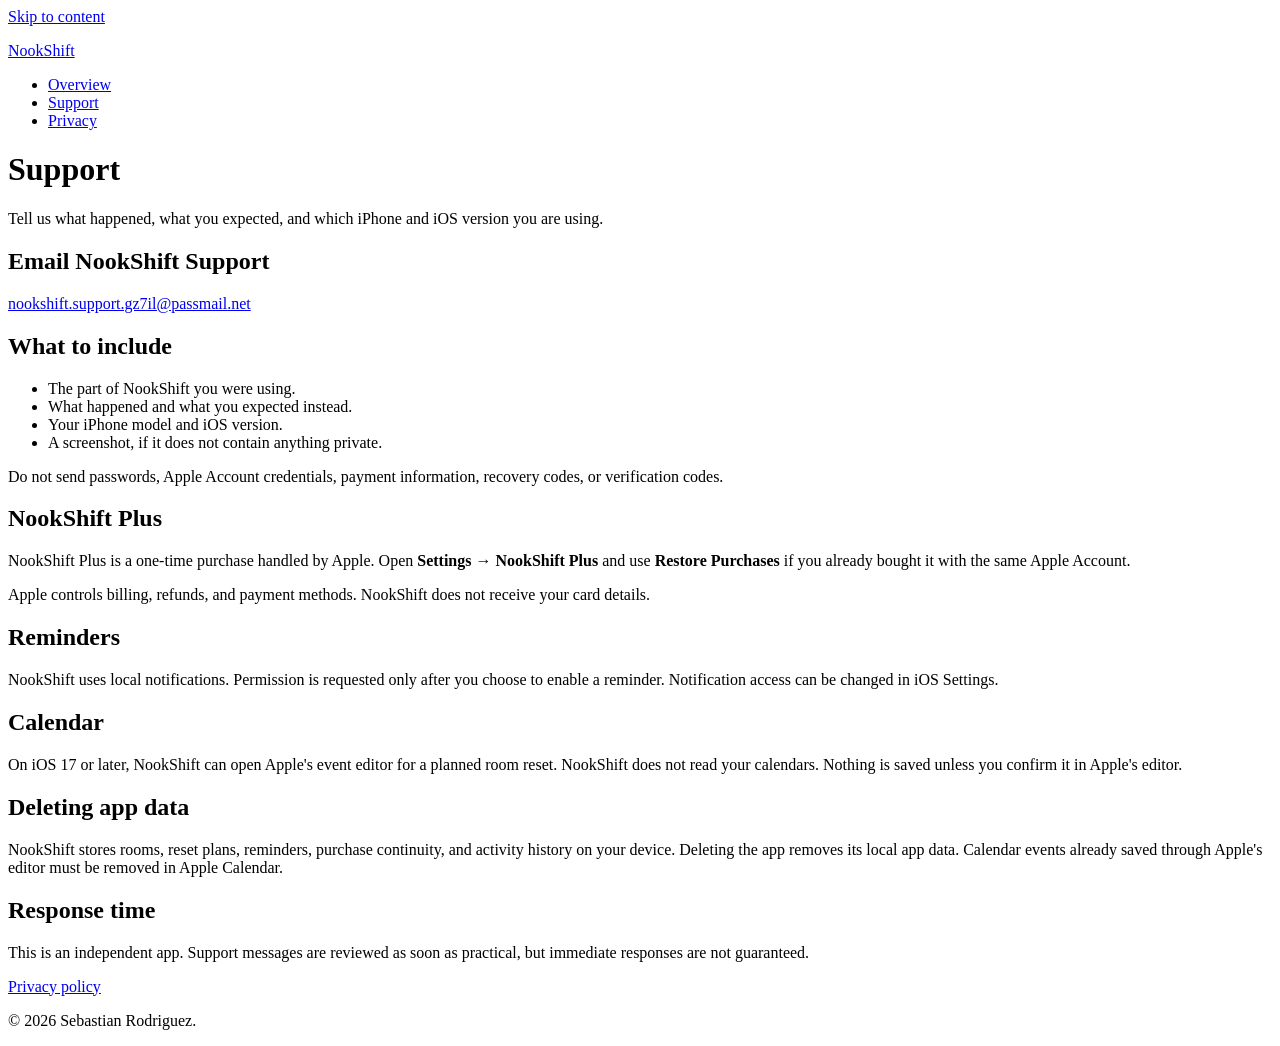
<file: apps/nookshift/support/index.html>
<!doctype html>
<html lang="en">
<head>
  <meta charset="utf-8">
  <meta name="viewport" content="width=device-width, initial-scale=1">
  <meta name="color-scheme" content="light dark">
  <meta name="description" content="Support for NookShift.">
  <meta name="referrer" content="no-referrer">
  <meta http-equiv="Content-Security-Policy" content="default-src 'none'; style-src 'self'; img-src 'self' data:; font-src 'none'; script-src 'none'; connect-src 'none'; object-src 'none'; frame-src 'none'; media-src 'none'; worker-src 'none'; child-src 'none'; manifest-src 'none'; base-uri 'none'; form-action 'none'; upgrade-insecure-requests">
  <title>NookShift Support</title>
  <link rel="canonical" href="https://sebastianrodriguez-dev.github.io/apps/nookshift/support/">
  <link rel="stylesheet" href="https://sebastianrodriguez-dev.github.io/assets/site.css">
</head>
<body class="nookshift">
  <a class="skip-link" href="#main">Skip to content</a>
  <header class="site-header">
    <div class="header-inner">
      <p class="site-name"><a href="https://sebastianrodriguez-dev.github.io/apps/nookshift/">NookShift</a></p>
      <nav aria-label="NookShift pages">
        <ul>
          <li><a href="https://sebastianrodriguez-dev.github.io/apps/nookshift/">Overview</a></li>
          <li><a href="https://sebastianrodriguez-dev.github.io/apps/nookshift/support/" aria-current="page">Support</a></li>
          <li><a href="https://sebastianrodriguez-dev.github.io/apps/nookshift/privacy/">Privacy</a></li>
        </ul>
      </nav>
    </div>
  </header>

  <main id="main" class="main-inner">
    <h1>Support</h1>
    <p class="lede">Tell us what happened, what you expected, and which iPhone and iOS version you are using.</p>

    <div class="contact-panel">
      <h2>Email NookShift Support</h2>
      <p><a href="mailto:nookshift.support.gz7il@passmail.net">nookshift.support.gz7il@passmail.net</a></p>
    </div>

    <h2>What to include</h2>
    <ul>
      <li>The part of NookShift you were using.</li>
      <li>What happened and what you expected instead.</li>
      <li>Your iPhone model and iOS version.</li>
      <li>A screenshot, if it does not contain anything private.</li>
    </ul>
    <p>Do not send passwords, Apple Account credentials, payment information, recovery codes, or verification codes.</p>

    <h2>NookShift Plus</h2>
    <p>NookShift Plus is a one-time purchase handled by Apple. Open <strong>Settings → NookShift Plus</strong> and use <strong>Restore Purchases</strong> if you already bought it with the same Apple Account.</p>
    <p>Apple controls billing, refunds, and payment methods. NookShift does not receive your card details.</p>

    <h2>Reminders</h2>
    <p>NookShift uses local notifications. Permission is requested only after you choose to enable a reminder. Notification access can be changed in iOS Settings.</p>

    <h2>Calendar</h2>
    <p>On iOS 17 or later, NookShift can open Apple's event editor for a planned room reset. NookShift does not read your calendars. Nothing is saved unless you confirm it in Apple's editor.</p>

    <h2>Deleting app data</h2>
    <p>NookShift stores rooms, reset plans, reminders, purchase continuity, and activity history on your device. Deleting the app removes its local app data. Calendar events already saved through Apple's editor must be removed in Apple Calendar.</p>

    <h2>Response time</h2>
    <p>This is an independent app. Support messages are reviewed as soon as practical, but immediate responses are not guaranteed.</p>
  </main>

  <footer class="site-footer">
    <div class="footer-inner">
      <p><a href="https://sebastianrodriguez-dev.github.io/apps/nookshift/privacy/">Privacy policy</a></p>
      <p>© 2026 Sebastian Rodriguez.</p>
    </div>
  </footer>
</body>
</html>
</file>
